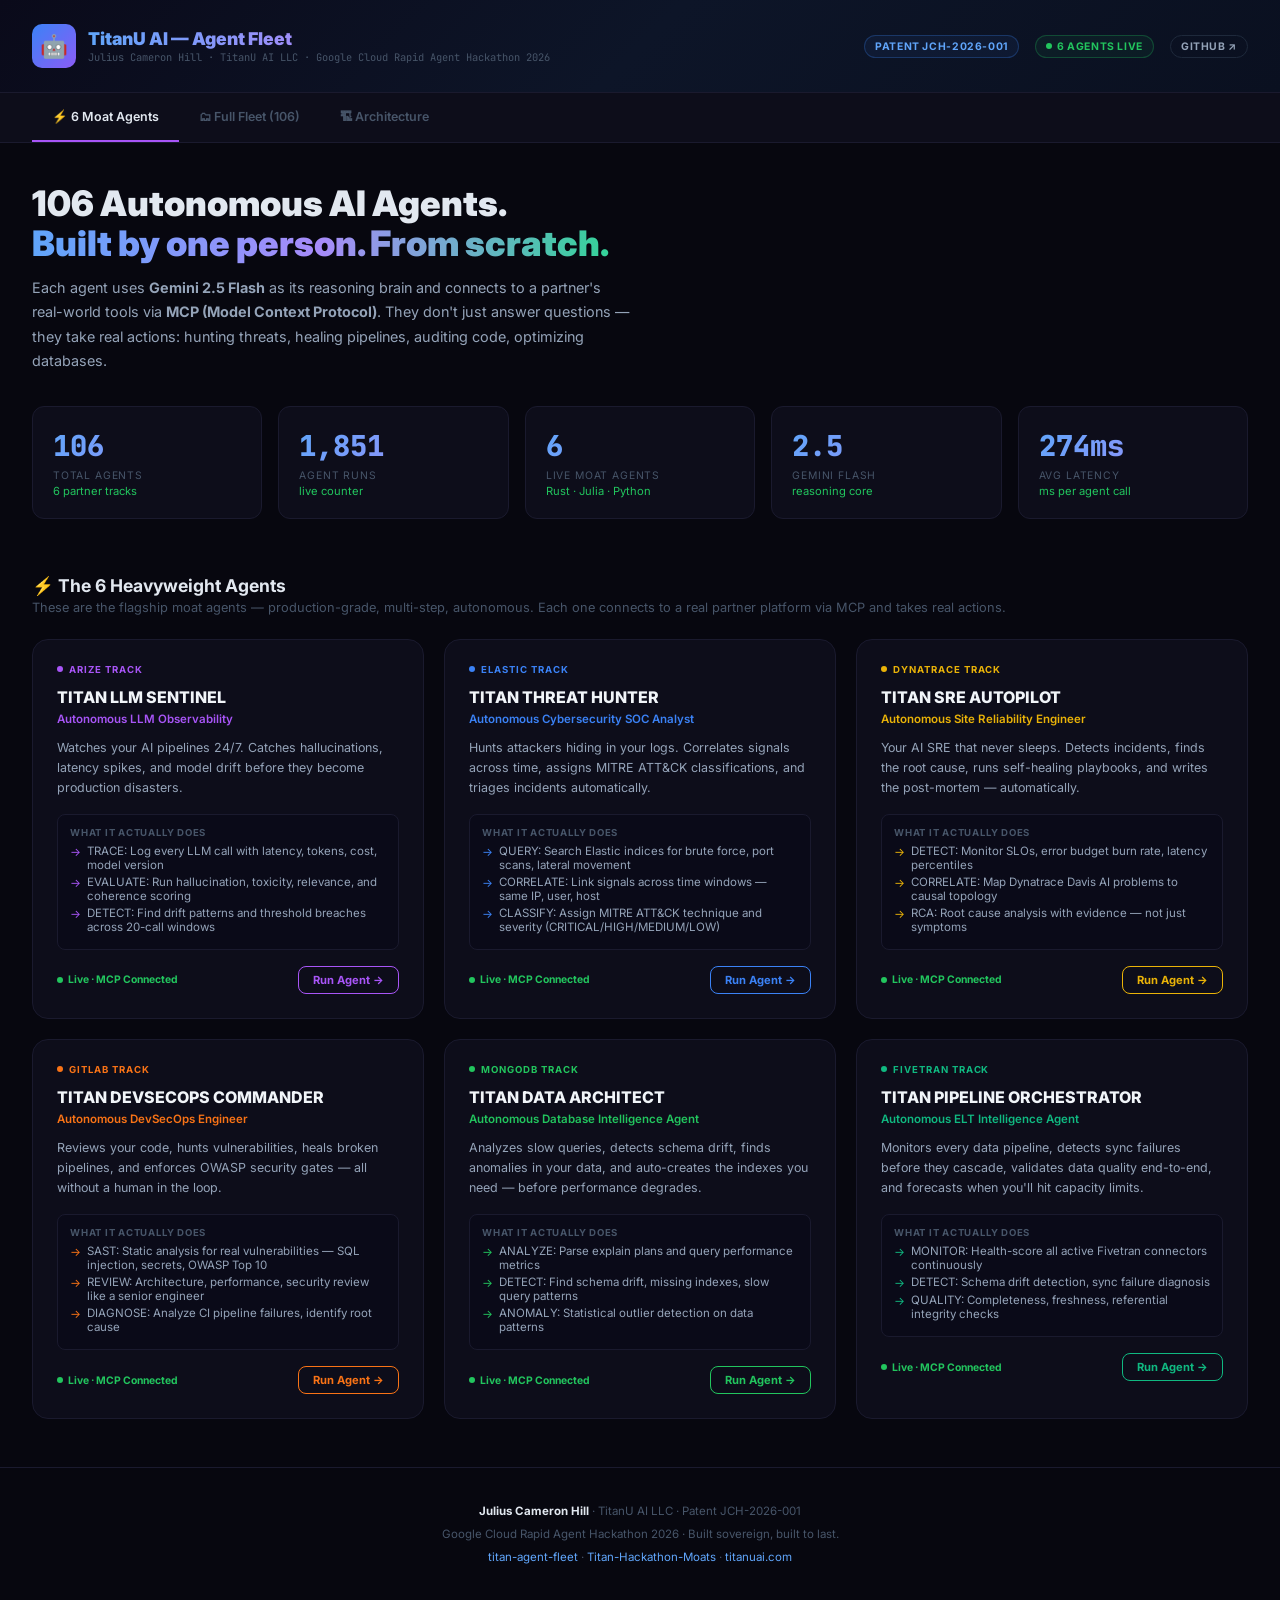
<file: index.html>
<!DOCTYPE html>
<html lang="en">
<head>
<meta charset="UTF-8"/>
<meta name="viewport" content="width=device-width,initial-scale=1.0"/>
<title>TitanU AI — Agent Fleet | Julius Cameron Hill</title>
<link href="https://fonts.googleapis.com/css2?family=Inter:wght@400;500;600;700;900&family=JetBrains+Mono:wght@400;700&display=swap" rel="stylesheet"/>
<style>
*{margin:0;padding:0;box-sizing:border-box}
:root{
  --bg:#07070f;--surface:#0d0d1a;--border:#1a1a2e;--border2:#252540;
  --text:#e2e8f0;--muted:#475569;--dim:#1e293b;
  --arize:#a855f7;--elastic:#3b82f6;--dynatrace:#eab308;
  --gitlab:#f97316;--mongodb:#22c55e;--fivetran:#10b981;
  --green:#22c55e;--red:#ef4444;
}
html{scroll-behavior:smooth}
body{background:var(--bg);color:var(--text);font-family:'Inter',sans-serif;min-height:100vh;overflow-x:hidden}

/* HEADER */
.header{background:linear-gradient(135deg,#0a0a1a,#0d1528,#0a1020);border-bottom:1px solid var(--border);padding:1.5rem 2rem;position:sticky;top:0;z-index:100;backdrop-filter:blur(20px)}
.header-inner{max-width:1400px;margin:0 auto;display:flex;align-items:center;justify-content:space-between;gap:1rem;flex-wrap:wrap}
.logo{display:flex;align-items:center;gap:12px}
.logo-icon{width:44px;height:44px;border-radius:10px;background:linear-gradient(135deg,#3b82f6,#8b5cf6);display:flex;align-items:center;justify-content:center;font-size:1.4rem;font-weight:900;flex-shrink:0}
.logo-text h1{font-size:1.1rem;font-weight:900;background:linear-gradient(90deg,#60a5fa,#a78bfa,#34d399);-webkit-background-clip:text;-webkit-text-fill-color:transparent}
.logo-text p{font-size:0.65rem;color:var(--muted);font-family:'JetBrains Mono',monospace;margin-top:1px}
.header-meta{display:flex;gap:1rem;align-items:center;flex-wrap:wrap}
.badge{padding:4px 10px;border-radius:20px;font-size:0.65rem;font-weight:700;text-transform:uppercase;letter-spacing:0.06em;border:1px solid}
.badge-patent{color:#60a5fa;border-color:#3b82f644;background:#3b82f611}
.badge-live{color:#22c55e;border-color:#22c55e44;background:#22c55e11;display:flex;align-items:center;gap:5px}
.pulse{width:6px;height:6px;border-radius:50%;background:#22c55e;animation:pulse 2s infinite}
@keyframes pulse{0%,100%{opacity:1;transform:scale(1)}50%{opacity:0.5;transform:scale(0.8)}}

/* NAV */
.nav{background:var(--surface);border-bottom:1px solid var(--border);overflow-x:auto}
.nav-inner{max-width:1400px;margin:0 auto;display:flex;gap:0;padding:0 2rem}
.nav-btn{padding:1rem 1.25rem;font-size:0.78rem;font-weight:600;color:var(--muted);border:none;background:transparent;cursor:pointer;border-bottom:2px solid transparent;transition:all 0.2s;white-space:nowrap;font-family:'Inter',sans-serif}
.nav-btn:hover{color:var(--text)}
.nav-btn.active{color:var(--text);border-bottom-color:var(--active-color,#3b82f6)}

/* HERO */
.hero{max-width:1400px;margin:0 auto;padding:2.5rem 2rem 1.5rem}
.hero-grid{display:grid;grid-template-columns:1fr auto;gap:2rem;align-items:start;margin-bottom:2rem}
.hero-title{font-size:2.2rem;font-weight:900;line-height:1.15;margin-bottom:0.75rem}
.hero-title span{background:linear-gradient(90deg,#60a5fa,#a78bfa,#34d399);-webkit-background-clip:text;-webkit-text-fill-color:transparent}
.hero-sub{color:#94a3b8;font-size:0.9rem;line-height:1.7;max-width:600px}
.stats-row{display:grid;grid-template-columns:repeat(5,1fr);gap:1rem;margin-bottom:2rem}
@media(max-width:900px){.stats-row{grid-template-columns:repeat(3,1fr)}.hero-grid{grid-template-columns:1fr}.hero-title{font-size:1.6rem}}
@media(max-width:600px){.stats-row{grid-template-columns:repeat(2,1fr)}}
.stat-card{background:var(--surface);border:1px solid var(--border);border-radius:12px;padding:1.25rem}
.stat-num{font-size:1.8rem;font-weight:900;background:linear-gradient(135deg,#60a5fa,#a78bfa);-webkit-background-clip:text;-webkit-text-fill-color:transparent;font-family:'JetBrains Mono',monospace}
.stat-label{font-size:0.65rem;color:var(--muted);text-transform:uppercase;letter-spacing:0.08em;margin-top:4px}
.stat-sub{font-size:0.7rem;color:var(--green);margin-top:2px}

/* SECTIONS */
.section{max-width:1400px;margin:0 auto;padding:0 2rem 3rem}
.section-title{font-size:1.1rem;font-weight:700;margin-bottom:0.25rem}
.section-sub{font-size:0.8rem;color:var(--muted);margin-bottom:1.5rem}

/* AGENT CARDS */
.agents-grid{display:grid;grid-template-columns:repeat(3,1fr);gap:1.25rem}
@media(max-width:1100px){.agents-grid{grid-template-columns:repeat(2,1fr)}}
@media(max-width:600px){.agents-grid{grid-template-columns:1fr}}

.agent-card{background:var(--surface);border:1px solid var(--border);border-radius:16px;padding:1.5rem;cursor:pointer;transition:all 0.2s;position:relative;overflow:hidden}
.agent-card::before{content:'';position:absolute;inset:0;opacity:0;transition:opacity 0.2s;border-radius:16px}
.agent-card:hover{transform:translateY(-2px);border-color:var(--track-color)}
.agent-card:hover::before{opacity:1}

.agent-track{font-size:0.6rem;font-weight:700;text-transform:uppercase;letter-spacing:0.1em;color:var(--track-color);margin-bottom:0.75rem;display:flex;align-items:center;gap:6px}
.agent-track::before{content:'';width:6px;height:6px;border-radius:50%;background:var(--track-color)}
.agent-name{font-size:1rem;font-weight:800;margin-bottom:0.3rem;color:#f1f5f9}
.agent-subtitle{font-size:0.72rem;color:var(--track-color);font-weight:600;margin-bottom:0.75rem}
.agent-desc{font-size:0.78rem;color:#94a3b8;line-height:1.6;margin-bottom:1rem}

.what-it-does{background:#0a0a18;border:1px solid var(--border);border-radius:8px;padding:0.75rem;margin-bottom:1rem}
.what-label{font-size:0.6rem;font-weight:700;text-transform:uppercase;letter-spacing:0.08em;color:var(--muted);margin-bottom:0.4rem}
.what-item{display:flex;gap:6px;align-items:flex-start;font-size:0.72rem;color:#94a3b8;margin-bottom:3px}
.what-item::before{content:'→';color:var(--track-color);flex-shrink:0;margin-top:1px}

.agent-footer{display:flex;align-items:center;justify-content:space-between;flex-wrap:wrap;gap:8px}
.status-live{display:flex;align-items:center;gap:5px;font-size:0.65rem;font-weight:700;color:var(--green)}
.status-dot{width:6px;height:6px;border-radius:50%;background:var(--green);animation:pulse 2s infinite}
.run-btn{padding:6px 14px;border-radius:8px;border:1px solid var(--track-color);background:transparent;color:var(--track-color);font-size:0.7rem;font-weight:700;cursor:pointer;transition:all 0.2s;font-family:'Inter',sans-serif}
.run-btn:hover{background:var(--track-color);color:#000}

/* MODAL */
.modal-overlay{position:fixed;inset:0;background:#000000cc;z-index:200;display:none;align-items:center;justify-content:center;padding:1rem}
.modal-overlay.open{display:flex}
.modal{background:#0d0d1a;border:1px solid var(--border2);border-radius:20px;width:100%;max-width:740px;max-height:90vh;overflow-y:auto;padding:2rem}
.modal-header{display:flex;align-items:flex-start;justify-content:space-between;margin-bottom:1.5rem}
.modal-close{background:var(--dim);border:none;color:var(--muted);width:32px;height:32px;border-radius:8px;cursor:pointer;font-size:1.1rem;display:flex;align-items:center;justify-content:center}
.modal-track{font-size:0.65rem;font-weight:700;text-transform:uppercase;letter-spacing:0.1em;margin-bottom:6px}
.modal-name{font-size:1.4rem;font-weight:900;margin-bottom:4px}
.modal-tagline{font-size:0.82rem;color:#94a3b8;margin-bottom:1.5rem}

.tab-row{display:flex;gap:4px;margin-bottom:1.25rem;background:#0a0a18;border-radius:10px;padding:4px}
.tab{padding:7px 14px;border-radius:7px;font-size:0.75rem;font-weight:600;border:none;background:transparent;color:var(--muted);cursor:pointer;font-family:'Inter',sans-serif;transition:all 0.15s}
.tab.active{background:var(--dim);color:var(--text)}

.explain-block{background:#0a0a18;border:1px solid var(--border);border-radius:10px;padding:1.25rem;margin-bottom:1rem}
.explain-label{font-size:0.62rem;font-weight:700;text-transform:uppercase;letter-spacing:0.09em;color:var(--muted);margin-bottom:0.6rem}
.step-list{list-style:none}
.step-list li{display:flex;gap:10px;margin-bottom:8px;font-size:0.8rem;color:#94a3b8;align-items:flex-start}
.step-num{background:var(--track-color);color:#000;width:18px;height:18px;border-radius:50%;display:flex;align-items:center;justify-content:center;font-size:0.6rem;font-weight:900;flex-shrink:0;margin-top:1px}

.demo-area{background:#050510;border:1px solid var(--border);border-radius:10px;padding:1.25rem;min-height:200px;max-height:300px;overflow-y:auto;font-family:'JetBrains Mono',monospace;font-size:0.75rem;margin-bottom:1rem}
.demo-empty{color:var(--dim);text-align:center;padding:3rem 0;font-size:0.8rem}
.demo-line{margin-bottom:6px;line-height:1.5}
.demo-line.user{color:#60a5fa}
.demo-line.agent{color:#94a3b8}
.demo-line.system{color:var(--green)}
.demo-line.key{color:var(--track-color)}

.input-row{display:flex;gap:8px}
.demo-input{flex:1;background:#0a0a18;border:1px solid var(--border2);border-radius:8px;padding:9px 12px;color:var(--text);font-size:0.82rem;outline:none;font-family:'Inter',sans-serif}
.demo-input:focus{border-color:var(--track-color)}
.send-btn{padding:9px 18px;border-radius:8px;border:none;font-size:0.78rem;font-weight:700;cursor:pointer;font-family:'Inter',sans-serif;transition:all 0.15s}

.quick-prompts{display:flex;gap:6px;flex-wrap:wrap;margin-top:8px}
.qp{padding:5px 10px;border-radius:6px;border:1px solid var(--border2);background:transparent;color:var(--muted);font-size:0.67rem;cursor:pointer;font-family:'Inter',sans-serif;transition:all 0.15s}
.qp:hover{border-color:var(--track-color);color:var(--track-color)}

.tech-grid{display:grid;grid-template-columns:1fr 1fr;gap:0.75rem}
.tech-item{background:#0a0a18;border:1px solid var(--border);border-radius:8px;padding:0.75rem}
.tech-item-label{font-size:0.6rem;color:var(--muted);text-transform:uppercase;letter-spacing:0.08em;margin-bottom:4px}
.tech-item-val{font-size:0.8rem;color:var(--track-color);font-family:'JetBrains Mono',monospace;font-weight:700}

/* FLEET SECTION */
.track-tabs{display:flex;gap:6px;flex-wrap:wrap;margin-bottom:1.5rem}
.track-tab{padding:7px 14px;border-radius:20px;font-size:0.72rem;font-weight:700;border:1px solid var(--border);background:transparent;color:var(--muted);cursor:pointer;font-family:'Inter',sans-serif;transition:all 0.2s}
.track-tab.active,.track-tab:hover{color:#000;background:var(--tc)}
.fleet-grid{display:grid;grid-template-columns:repeat(3,1fr);gap:0.75rem}
@media(max-width:900px){.fleet-grid{grid-template-columns:repeat(2,1fr)}}
@media(max-width:600px){.fleet-grid{grid-template-columns:1fr}}
.fleet-card{background:var(--surface);border:1px solid var(--border);border-radius:10px;padding:1rem;transition:all 0.15s;cursor:default}
.fleet-card:hover{border-color:var(--tc)}
.fleet-id{font-size:0.6rem;color:var(--muted);font-family:'JetBrains Mono',monospace;margin-bottom:4px}
.fleet-name{font-size:0.82rem;font-weight:700;color:#e2e8f0;margin-bottom:4px}
.fleet-desc{font-size:0.72rem;color:#64748b;line-height:1.5}
.fleet-repo{font-size:0.65rem;color:var(--tc);margin-top:6px;text-decoration:none}
.fleet-repo:hover{text-decoration:underline}

/* ARCH */
.arch-box{background:var(--surface);border:1px solid var(--border);border-radius:16px;padding:2rem}
.arch-flow{display:grid;grid-template-columns:repeat(5,1fr);gap:1rem;align-items:center;text-align:center;margin-bottom:2rem}
@media(max-width:800px){.arch-flow{grid-template-columns:repeat(2,1fr)}}
.arch-node{background:#0a0a18;border:1px solid var(--border2);border-radius:12px;padding:1rem}
.arch-node-icon{font-size:1.5rem;margin-bottom:6px}
.arch-node-label{font-size:0.7rem;font-weight:700;color:#e2e8f0;margin-bottom:3px}
.arch-node-sub{font-size:0.62rem;color:var(--muted)}
.arch-arrow{text-align:center;color:var(--muted);font-size:1.2rem}

footer{border-top:1px solid var(--border);padding:2rem;text-align:center;color:var(--muted);font-size:0.72rem;line-height:2}
footer a{color:#60a5fa;text-decoration:none}
footer a:hover{text-decoration:underline}

.hidden{display:none}
</style>
</head>
<body>

<!-- HEADER -->
<header class="header">
  <div class="header-inner">
    <div class="logo">
      <div class="logo-icon">🤖</div>
      <div class="logo-text">
        <h1>TitanU AI — Agent Fleet</h1>
        <p>Julius Cameron Hill · TitanU AI LLC · Google Cloud Rapid Agent Hackathon 2026</p>
      </div>
    </div>
    <div class="header-meta">
      <span class="badge badge-patent">Patent JCH-2026-001</span>
      <span class="badge badge-live"><span class="pulse"></span>6 Agents Live</span>
      <a href="https://github.com/juliushill42/titan-agent-fleet" target="_blank" class="badge" style="color:#94a3b8;border-color:#1e293b;background:transparent;text-decoration:none">GitHub ↗</a>
    </div>
  </div>
</header>

<!-- NAV -->
<nav class="nav">
  <div class="nav-inner">
    <button class="nav-btn active" onclick="showSection('moat',this)" style="--active-color:#a855f7">⚡ 6 Moat Agents</button>
    <button class="nav-btn" onclick="showSection('fleet',this)" style="--active-color:#3b82f6">🗂 Full Fleet (106)</button>
    <button class="nav-btn" onclick="showSection('arch',this)" style="--active-color:#10b981">🏗 Architecture</button>
  </div>
</nav>

<!-- HERO -->
<div class="hero">
  <div class="hero-grid">
    <div>
      <h2 class="hero-title">106 Autonomous AI Agents.<br/><span>Built by one person. From scratch.</span></h2>
      <p class="hero-sub">Each agent uses <strong>Gemini 2.5 Flash</strong> as its reasoning brain and connects to a partner's real-world tools via <strong>MCP (Model Context Protocol)</strong>. They don't just answer questions — they take real actions: hunting threats, healing pipelines, auditing code, optimizing databases.</p>
    </div>
  </div>
  <div class="stats-row">
    <div class="stat-card"><div class="stat-num" id="counter-agents">106</div><div class="stat-label">Total Agents</div><div class="stat-sub">6 partner tracks</div></div>
    <div class="stat-card"><div class="stat-num" id="counter-runs">0</div><div class="stat-label">Agent Runs</div><div class="stat-sub">live counter</div></div>
    <div class="stat-card"><div class="stat-num">6</div><div class="stat-label">Live Moat Agents</div><div class="stat-sub">Rust · Julia · Python</div></div>
    <div class="stat-card"><div class="stat-num">2.5</div><div class="stat-label">Gemini Flash</div><div class="stat-sub">reasoning core</div></div>
    <div class="stat-card"><div class="stat-num" id="counter-latency">—</div><div class="stat-label">Avg Latency</div><div class="stat-sub">ms per agent call</div></div>
  </div>
</div>

<!-- MOAT SECTION -->
<div id="section-moat" class="section">
  <div class="section-title">⚡ The 6 Heavyweight Agents</div>
  <div class="section-sub">These are the flagship moat agents — production-grade, multi-step, autonomous. Each one connects to a real partner platform via MCP and takes real actions.</div>
  <div class="agents-grid" id="moat-grid"></div>
</div>

<!-- FLEET SECTION -->
<div id="section-fleet" class="section hidden">
  <div class="section-title">🗂 Full Agent Fleet — 106 Agents</div>
  <div class="section-sub">Every agent is open source with its own repo. Click any track to filter.</div>
  <div class="track-tabs" id="track-tabs"></div>
  <div class="fleet-grid" id="fleet-grid"></div>
</div>

<!-- ARCH SECTION -->
<div id="section-arch" class="section hidden">
  <div class="section-title">🏗 How It Works</div>
  <div class="section-sub">Technical and non-technical breakdown of the TitanU Agent architecture.</div>
  <div class="arch-box">
    <div class="arch-flow">
      <div class="arch-node"><div class="arch-node-icon">🧠</div><div class="arch-node-label">Gemini 2.5 Flash</div><div class="arch-node-sub">Reasoning Brain</div></div>
      <div class="arch-arrow">↔</div>
      <div class="arch-node"><div class="arch-node-icon">🔌</div><div class="arch-node-label">MCP Server</div><div class="arch-node-sub">Partner Tools (Arize, Elastic, etc.)</div></div>
      <div class="arch-arrow">↔</div>
      <div class="arch-node"><div class="arch-node-icon">⚙️</div><div class="arch-node-label">Autonomous Execution</div><div class="arch-node-sub">Multi-step planning + action</div></div>
    </div>
    <div style="display:grid;grid-template-columns:1fr 1fr;gap:1.5rem">
      <div>
        <div class="explain-label" style="font-size:0.65rem;font-weight:700;text-transform:uppercase;letter-spacing:0.08em;color:var(--muted);margin-bottom:0.75rem">For Non-Technical People</div>
        <div style="font-size:0.82rem;color:#94a3b8;line-height:1.8">
          Think of each agent like a <strong style="color:#e2e8f0">specialist employee</strong> that never sleeps.<br/><br/>
          You give it a job. It figures out the steps. It uses the right tools. It gets it done — and reports back with a full breakdown of what it did and why.<br/><br/>
          The difference from a chatbot: <strong style="color:#e2e8f0">it acts, not just answers.</strong>
        </div>
      </div>
      <div>
        <div class="explain-label" style="font-size:0.65rem;font-weight:700;text-transform:uppercase;letter-spacing:0.08em;color:var(--muted);margin-bottom:0.75rem">For Technical People</div>
        <div style="font-size:0.78rem;color:#94a3b8;line-height:1.8;font-family:'JetBrains Mono',monospace">
          Python asyncio agents<br/>
          Gemini 2.0/2.5 Flash (generative reasoning)<br/>
          MCP Python SDK (partner tool actuators)<br/>
          Structured JSON output + action execution<br/>
          Multi-phase autonomous execution loops<br/>
          Fallback: Gemini self-eval when MCP offline<br/>
          Patent: JCH-2026-001 (orchestration IP)
        </div>
      </div>
    </div>
  </div>
</div>

<!-- MODAL -->
<div class="modal-overlay" id="modal" onclick="closeModal(event)">
  <div class="modal" id="modal-inner">
    <div class="modal-header">
      <div>
        <div class="modal-track" id="m-track"></div>
        <div class="modal-name" id="m-name"></div>
        <div class="modal-tagline" id="m-tagline"></div>
      </div>
      <button class="modal-close" onclick="closeModal()">✕</button>
    </div>
    <div class="tab-row">
      <button class="tab active" onclick="switchTab('demo',this)">▶ Live Demo</button>
      <button class="tab" onclick="switchTab('explain',this)">📖 What It Does</button>
      <button class="tab" onclick="switchTab('tech',this)">⚙️ Tech Stack</button>
    </div>
    <div id="tab-demo">
      <div class="demo-area" id="demo-output"><div class="demo-empty">Send a message to activate this agent</div></div>
      <div class="input-row" style="margin-top:8px">
        <input class="demo-input" id="demo-input" placeholder="Ask this agent anything..." onkeydown="if(event.key==='Enter')sendDemo()"/>
        <button class="send-btn" id="send-btn" onclick="sendDemo()" style="background:#3b82f6;color:#fff">Send</button>
      </div>
      <div class="quick-prompts" id="quick-prompts"></div>
    </div>
    <div id="tab-explain" class="hidden">
      <div class="explain-block">
        <div class="explain-label">🧑‍💻 What This Agent Does (Plain English)</div>
        <div id="m-plain" style="font-size:0.82rem;color:#94a3b8;line-height:1.7"></div>
      </div>
      <div class="explain-block">
        <div class="explain-label">⚡ Execution Steps</div>
        <ul class="step-list" id="m-steps"></ul>
      </div>
      <div class="explain-block">
        <div class="explain-label">🎯 Real Actions It Takes</div>
        <ul class="step-list" id="m-actions"></ul>
      </div>
    </div>
    <div id="tab-tech" class="hidden">
      <div class="tech-grid" id="m-tech"></div>
      <div style="margin-top:1rem">
        <a id="m-repo" href="#" target="_blank" class="run-btn" style="display:inline-block;text-decoration:none;padding:8px 16px">View Source Code ↗</a>
      </div>
    </div>
  </div>
</div>

<footer>
  <div>
    <strong style="color:#e2e8f0">Julius Cameron Hill</strong> · TitanU AI LLC · Patent JCH-2026-001<br/>
    Google Cloud Rapid Agent Hackathon 2026 · Built sovereign, built to last.<br/>
    <a href="https://github.com/juliushill42/titan-agent-fleet">titan-agent-fleet</a> ·
    <a href="https://github.com/juliushill42/Titan-Hackathon-Moats">Titan-Hackathon-Moats</a> ·
    <a href="https://titanuai.com">titanuai.com</a>
  </div>
</footer>

<script>
const AGENTS = [
  {
    id:'arize', track:'Arize', color:'#a855f7',
    name:'TITAN LLM SENTINEL',
    subtitle:'Autonomous LLM Observability',
    desc:'Watches your AI pipelines 24/7. Catches hallucinations, latency spikes, and model drift before they become production disasters.',
    plain:'Imagine having a quality inspector sitting inside every AI system you run. TITAN LLM SENTINEL watches every single response your AI produces — checking if it made something up (hallucination), if it was relevant, if it was toxic, and if it was slow. When something goes wrong, it doesn\'t just alert you — it tells you exactly what to fix.',
    steps:['TRACE: Log every LLM call with latency, tokens, cost, model version','EVALUATE: Run hallucination, toxicity, relevance, and coherence scoring','DETECT: Find drift patterns and threshold breaches across 20-call windows','REMEDIATE: Generate specific fix recommendations per issue type','REPORT: Create executive dashboard with health score and 30-day forecast'],
    actions:['Creates observability dashboards in Arize Phoenix','Logs spans with full metadata to Arize trace store','Runs eval templates: llm_eval_hallucination_v2, relevance_v1, toxicity_v1','Fires alerts when hallucination > 30% or relevance < 60%','Generates structured JSON audit reports with health scores'],
    tech:[['AI Model','Gemini 2.0 Flash'],['MCP Partner','Arize Phoenix'],['Protocol','stdio MCP client'],['Evals','Hallucination · Relevance · Toxicity · Coherence'],['Language','Python + asyncio'],['Output','Structured JSON + Arize dashboard']],
    repo:'https://github.com/juliushill42/Titan-Hackathon-Moats',
    prompts:['Check hallucination rates on my pipeline','Run a full eval on last 20 traces','Generate health report for titan-production-v1','Alert me on any latency spikes over 3 seconds']
  },
  {
    id:'elastic', track:'Elastic', color:'#3b82f6',
    name:'TITAN THREAT HUNTER',
    subtitle:'Autonomous Cybersecurity SOC Analyst',
    desc:'Hunts attackers hiding in your logs. Correlates signals across time, assigns MITRE ATT&CK classifications, and triages incidents automatically.',
    plain:'Your logs contain thousands of events every hour. Attackers hide in that noise. TITAN THREAT HUNTER reads all of it, connects the dots — same suspicious IP hitting three different servers, or a user logging in from two countries at once — and surfaces the real threats with severity ratings and recommended responses.',
    steps:['QUERY: Search Elastic indices for brute force, port scans, lateral movement','CORRELATE: Link signals across time windows — same IP, user, host','CLASSIFY: Assign MITRE ATT&CK technique and severity (CRITICAL/HIGH/MEDIUM/LOW)','INVESTIGATE: Deep-dive on confirmed threats, build full attack timeline','RESPOND: Create incidents, post analysis, trigger response playbooks'],
    actions:['Searches Elasticsearch security indices via MCP','Correlates events across 5-minute time windows','Maps findings to MITRE ATT&CK framework','Creates Elastic Security incidents with full context','Posts threat intelligence summaries with IOC lists'],
    tech:[['AI Model','Gemini 2.0 Flash'],['MCP Partner','Elastic Security'],['Search','Elasticsearch KQL queries'],['Framework','MITRE ATT&CK'],['Language','Python + asyncio'],['Output','Incident reports + IOC lists']],
    repo:'https://github.com/juliushill42/Titan-Hackathon-Moats',
    prompts:['Hunt for brute force attacks in the last hour','Check for lateral movement from 192.168.1.0/24','Correlate failed logins across all hosts','Generate threat intelligence report']
  },
  {
    id:'dynatrace', track:'Dynatrace', color:'#eab308',
    name:'TITAN SRE AUTOPILOT',
    subtitle:'Autonomous Site Reliability Engineer',
    desc:'Your AI SRE that never sleeps. Detects incidents, finds the root cause, runs self-healing playbooks, and writes the post-mortem — automatically.',
    plain:'When your app goes down at 3am, TITAN SRE AUTOPILOT is already on it. It sees the anomaly, traces it back to the actual cause (not just symptoms), runs the fix playbook, and by the time you wake up there\'s a full post-mortem report waiting. It\'s a senior SRE engineer, running 24/7, at zero additional cost.',
    steps:['DETECT: Monitor SLOs, error budget burn rate, latency percentiles','CORRELATE: Map Dynatrace Davis AI problems to causal topology','RCA: Root cause analysis with evidence — not just symptoms','HEAL: Execute self-healing playbooks autonomously','POSTMORTEM: Generate blameless post-mortem with timeline and recommendations'],
    actions:['Queries Dynatrace problems API for active incidents','Runs topology correlation to find causal service','Executes remediation playbooks via Dynatrace MCP','Adjusts alert thresholds based on baseline drift','Generates structured post-mortem documents'],
    tech:[['AI Model','Gemini 2.0 Flash'],['MCP Partner','Dynatrace'],['Monitoring','SLO · Error Budget · Latency P99'],['RCA Engine','Davis AI + Gemini correlation'],['Language','Python + asyncio'],['Output','Post-mortems + healing playbooks']],
    repo:'https://github.com/juliushill42/Titan-Hackathon-Moats',
    prompts:['Check current SLO burn rate','Run RCA on latest production incident','Execute self-healing for high latency','Generate post-mortem for last outage']
  },
  {
    id:'gitlab', track:'GitLab', color:'#f97316',
    name:'TITAN DEVSECOPS COMMANDER',
    subtitle:'Autonomous DevSecOps Engineer',
    desc:'Reviews your code, hunts vulnerabilities, heals broken pipelines, and enforces OWASP security gates — all without a human in the loop.',
    plain:'Every time code is pushed, TITAN DEVSECOPS COMMANDER reads it like a senior security engineer. It finds SQL injections, hardcoded secrets, insecure dependencies. When the CI/CD pipeline breaks, it diagnoses why and fixes it. It\'s like having a 10-year security expert reviewing every single commit.',
    steps:['SAST: Static analysis for real vulnerabilities — SQL injection, secrets, OWASP Top 10','REVIEW: Architecture, performance, security review like a senior engineer','DIAGNOSE: Analyze CI pipeline failures, identify root cause','HEAL: Generate and apply fixes, re-trigger pipelines','ENFORCE: Block merges that violate security gates'],
    actions:['Reads MR diffs via GitLab MCP','Posts inline security findings as MR comments','Creates GitLab issues for critical vulnerabilities','Re-triggers failed pipelines with diagnostic context','Enforces OWASP security gates on merge requests'],
    tech:[['AI Model','Gemini 2.0 Flash'],['MCP Partner','GitLab'],['Standards','OWASP Top 10 · CVE mapping'],['Analysis','SAST + dependency audit'],['Language','Python + asyncio'],['Output','MR comments + security issues']],
    repo:'https://github.com/juliushill42/Titan-Hackathon-Moats',
    prompts:['Review latest merge request for security issues','Diagnose why the CI pipeline failed','Scan dependencies for CVEs','Enforce OWASP gates on open MRs']
  },
  {
    id:'mongodb', track:'MongoDB', color:'#22c55e',
    name:'TITAN DATA ARCHITECT',
    subtitle:'Autonomous Database Intelligence Agent',
    desc:'Analyzes slow queries, detects schema drift, finds anomalies in your data, and auto-creates the indexes you need — before performance degrades.',
    plain:'Your database is slowing down but you don\'t know why. TITAN DATA ARCHITECT reads the explain plans, identifies the missing indexes, rewrites the slow queries, and implements the fixes. It also watches your data patterns and alerts you when something looks wrong — like orders being created without customers.',
    steps:['ANALYZE: Parse explain plans and query performance metrics','DETECT: Find schema drift, missing indexes, slow query patterns','ANOMALY: Statistical outlier detection on data patterns','INDEX: Auto-generate and recommend optimal index strategies','MIGRATE: Generate schema migration scripts with rollback plans'],
    actions:['Queries MongoDB Atlas via MCP for slow operations','Reads collection stats and index usage','Generates $explain() analysis for slow queries','Creates recommended indexes via Atlas API','Detects referential integrity violations in data'],
    tech:[['AI Model','Gemini 2.0 Flash'],['MCP Partner','MongoDB Atlas'],['Analysis','Query explain plans · Index coverage'],['Detection','Statistical anomaly detection'],['Language','Python + asyncio'],['Output','Index recommendations + migration scripts']],
    repo:'https://github.com/juliushill42/Titan-Hackathon-Moats',
    prompts:['Find my 5 slowest queries','Check for missing indexes on orders collection','Detect schema drift in the last 7 days','Analyze data anomalies in payments collection']
  },
  {
    id:'fivetran', track:'Fivetran', color:'#10b981',
    name:'TITAN PIPELINE ORCHESTRATOR',
    subtitle:'Autonomous ELT Intelligence Agent',
    desc:'Monitors every data pipeline, detects sync failures before they cascade, validates data quality end-to-end, and forecasts when you\'ll hit capacity limits.',
    plain:'Data pipelines fail silently all the time. By the time your team notices, the dashboards are showing stale data and nobody trusts the numbers. TITAN PIPELINE ORCHESTRATOR watches every connector, catches failures the moment they happen, diagnoses why, and fixes them — so your data is always fresh and your team can trust what they see.',
    steps:['MONITOR: Health-score all active Fivetran connectors continuously','DETECT: Schema drift detection, sync failure diagnosis','QUALITY: Completeness, freshness, referential integrity checks','FORECAST: MAR (Monthly Active Rows) growth and cost projection','HEAL: Trigger re-syncs, fix schema conflicts, notify stakeholders'],
    actions:['Lists and health-scores all Fivetran connectors via API','Detects schema drift between source and destination','Triggers connector re-syncs when failures detected','Generates data quality scorecards per pipeline','Forecasts MAR growth and cost 90 days out'],
    tech:[['AI Model','Gemini 2.0 Flash'],['MCP Partner','Fivetran'],['Quality','Completeness · Freshness · Integrity'],['Forecasting','MAR growth · Cost projection'],['Language','Python + asyncio'],['Output','Health scores + quality reports']],
    repo:'https://github.com/juliushill42/Titan-Hackathon-Moats',
    prompts:['Health check all my pipelines','Find connectors with sync failures','Check data freshness across all destinations','Forecast my MAR for next 90 days']
  }
];

const FLEET = {
  arize:{color:'#a855f7',agents:[
    {id:'A-01',name:'Self-Healing Customer Support',desc:'Classifies tickets P0-P3, auto-resolves via KB, escalates repeats.',repo:'titan-agent-01-self-healing-customer-support'},
    {id:'A-02',name:'Fitness Coach Evolver',desc:'Analyzes workout logs, adapts plans, predicts injury risk.',repo:'titan-agent-02-fitness-coach-evolver'},
    {id:'A-03',name:'Enterprise Policy Guardian',desc:'Enforces policies, flags violations, auto-remediates.',repo:'titan-agent-03-enterprise-policy-guardian'},
    {id:'A-04',name:'Personal Finance Therapist',desc:'Spending analysis, pattern detection, behavioral coaching.',repo:'titan-agent-04-personal-finance-therapist'},
    {id:'A-05',name:'Code Review QA',desc:'Automated quality, security, and test coverage scoring.',repo:'titan-agent-05-code-review-qa'},
    {id:'A-06',name:'Mental Health Journal',desc:'Sentiment-aware journaling with mood tracking and coping plans.',repo:'titan-agent-06-mental-health-journal'},
    {id:'A-07',name:'Supply Chain Risk Forecaster',desc:'Predicts disruptions, triggers preemptive actions.',repo:'titan-agent-07-supply-chain-risk-forecaster'},
    {id:'A-08',name:'Educational Tutor',desc:'Adaptive tutoring adjusting to learner performance.',repo:'titan-agent-08-educational-tutor'},
    {id:'A-09',name:'Legal Contract Analyzer',desc:'Clause extraction, risk scoring, playbook comparison.',repo:'titan-agent-09-legal-contract-analyzer'},
    {id:'A-10',name:'Creative Writing CoAuthor',desc:'Style-consistent collaborative writing with arc tracking.',repo:'titan-agent-10-creative-writing-coauthor'},
    {id:'A-11',name:'HR Onboarding Wizard',desc:'Orchestrates onboarding tasks, docs, access, and check-ins.',repo:'titan-agent-11-hr-onboarding-wizard'},
    {id:'A-12',name:'ESG Impact Reporter',desc:'Carbon footprint, ESG metrics, compliance-ready reports.',repo:'titan-agent-12-sustainability-impact-reporter'},
  ]},
  elastic:{color:'#3b82f6',agents:[
    {id:'E-01',name:'Enterprise Knowledge Brain',desc:'Semantic search, citation-grounded answers, gap detection.',repo:'titan-agent-13-enterprise-knowledge-brain'},
    {id:'E-02',name:'Smart Job Matcher',desc:'Vector-matches candidates to open roles at scale.',repo:'titan-agent-14-smart-job-matcher'},
    {id:'E-03',name:'Cyber Threat Hunter',desc:'Hunts threats in SIEM logs, correlates IOCs autonomously.',repo:'titan-agent-15-cyber-threat-hunter'},
    {id:'E-04',name:'News Forecaster',desc:'Personalizes feeds, forecasts trending topics 48h out.',repo:'titan-agent-16-personalized-news-forecaster'},
    {id:'E-05',name:'Product Discovery',desc:'Semantic ecommerce search and real-time recommendation.',repo:'titan-agent-17-ecommerce-product-discovery'},
    {id:'E-06',name:'Clinical Trial Navigator',desc:'Matches patients to open trials by eligibility criteria.',repo:'titan-agent-18-clinical-trial-navigator'},
    {id:'E-07',name:'Real Estate Intelligence',desc:'Property market signals and micro-area pricing forecasts.',repo:'titan-agent-19-real-estate-market-intelligence'},
    {id:'E-08',name:'Legal Research Super',desc:'Deep research across case law, statutes, and regulations.',repo:'titan-agent-20-legal-research-superagent'},
    {id:'E-09',name:'Nutrition Optimizer',desc:'Reformulates recipes to hit macro and micro nutritional targets.',repo:'titan-agent-21-recipe-nutrition-optimizer'},
    {id:'E-10',name:'Log Anomaly Detective',desc:'Z-score + IQR anomaly detection on streaming log data.',repo:'titan-agent-22-log-anomaly-detective'},
    {id:'E-11',name:'Sentiment Strategist',desc:'Real-time brand sentiment with action recommendations.',repo:'titan-agent-23-social-media-sentiment-strategist'},
    {id:'E-12',name:'Archive Explorer',desc:'Semantic search over digitized historical archives.',repo:'titan-agent-24-historical-archive-explorer'},
  ]},
  fivetran:{color:'#10b981',agents:[
    {id:'F-01',name:'Pipeline Orchestrator',desc:'Monitors pipelines, detects drift, reroutes, backfills.',repo:'titan-agent-25-autonomous-pipeline-orchestrator'},
    {id:'F-02',name:'Real-Time BI Agent',desc:'Live BI queries over Fivetran-synced data warehouses.',repo:'titan-agent-26-real-time-bi-agent'},
    {id:'F-03',name:'Compliance Auditor',desc:'GDPR/HIPAA/SOC2 pipeline compliance scanning.',repo:'titan-agent-27-compliance-data-auditor'},
    {id:'F-04',name:'Customer 360',desc:'Unifies customer data from 20+ sources into a single profile.',repo:'titan-agent-28-multi-source-customer-360'},
    {id:'F-05',name:'Inventory Replenisher',desc:'Forecasts inventory, triggers replenishment autonomously.',repo:'titan-agent-29-predictive-inventory-replenisher'},
    {id:'F-06',name:'Attribution Analyst',desc:'Multi-touch attribution across all marketing sources.',repo:'titan-agent-30-marketing-attribution-analyst'},
    {id:'F-07',name:'Claims Harmonizer',desc:'Harmonizes healthcare claims across payers and formats.',repo:'titan-agent-31-healthcare-claims-harmonizer'},
    {id:'F-08',name:'Financial Close',desc:'Automates month-end reconciliation across all systems.',repo:'titan-agent-32-financial-close-automation'},
    {id:'F-09',name:'Expense Aggregator',desc:'Aggregates, categorizes, and flags expense anomalies.',repo:'titan-agent-33-personal-expense-aggregator'},
    {id:'F-10',name:'Supply Visibility',desc:'End-to-end supply chain tracking across 15 data sources.',repo:'titan-agent-34-supply-chain-visibility'},
    {id:'F-11',name:'eLearning Sync',desc:'Syncs learner progress across LMS platforms in real time.',repo:'titan-agent-35-elearning-progress-synchronizer'},
    {id:'F-12',name:'SaaS Usage Optimizer',desc:'Analyzes license utilization, surfaces cost-cutting moves.',repo:'titan-agent-36-saas-usage-optimizer'},
  ]},
  gitlab:{color:'#f97316',agents:[
    {id:'G-01',name:'Sprint Velocity',desc:'Velocity tracking, blocker detection, auto-reassignment.',repo:'titan-agent-37-autonomous-sprint-velocity'},
    {id:'G-02',name:'Code Quality Guardian',desc:'Continuous quality scoring and tech debt trend analysis.',repo:'titan-agent-38-code-quality-guardian'},
    {id:'G-03',name:'Vulnerability Hunter',desc:'CVE, secret, and dependency scanning across all repos.',repo:'titan-agent-39-security-vulnerability-hunter'},
    {id:'G-04',name:'Docs Sync Agent',desc:'Keeps documentation in sync with every code change.',repo:'titan-agent-40-documentation-sync-agent'},
    {id:'G-05',name:'CI/CD Autofixer',desc:'Diagnoses and auto-fixes pipeline failures on first retry.',repo:'titan-agent-41-ci-cd-failure-autofixer'},
    {id:'G-06',name:'OSS Contributor',desc:'Automates open source contributions and PR submissions.',repo:'titan-agent-42-open-source-contribution-assistant'},
    {id:'G-07',name:'Retro Generator',desc:'Data-driven retrospectives generated from sprint metrics.',repo:'titan-agent-43-agile-retrospective-generator'},
    {id:'G-08',name:'Monorepo Deps',desc:'Cross-package dependency management in large monorepos.',repo:'titan-agent-44-monorepo-dependency-manager'},
    {id:'G-09',name:'Release Conductor',desc:'Multi-team release orchestration and coordination.',repo:'titan-agent-45-release-train-conductor'},
    {id:'G-10',name:'Dev Onboarding',desc:'Guides new developers through codebase and standards.',repo:'titan-agent-46-developer-onboarding-buddy'},
    {id:'G-11',name:'Bug Triage',desc:'AI-scores bugs by severity, blast radius, and fix effort.',repo:'titan-agent-47-bug-triaging-prioritizer'},
    {id:'G-12',name:'Audit Trail',desc:'Tamper-evident audit trails for compliance review.',repo:'titan-agent-48-compliance-audit-trail'},
  ]},
  mongodb:{color:'#22c55e',agents:[
    {id:'M-01',name:'Personal Knowledge Base',desc:'Atlas vector search over personal notes and concepts.',repo:'titan-agent-49'},
    {id:'M-02',name:'Ecommerce Recommender',desc:'Real-time product recommendations with session context.',repo:'titan-agent-50'},
    {id:'M-03',name:'Clinical Decision Support',desc:'Evidence-based clinical recommendations at point of care.',repo:'titan-agent-51'},
    {id:'M-04',name:'Inventory Forecaster',desc:'ML forecasting from 3 years of transaction history.',repo:'titan-agent-52'},
    {id:'M-05',name:'Event CoPilot',desc:'End-to-end event planning and vendor coordination.',repo:'titan-agent-52'},
    {id:'M-06',name:'Talent Matcher',desc:'Vector-matches resumes to job requirements at scale.',repo:'titan-agent-52'},
    {id:'M-07',name:'Grocery Optimizer',desc:'Optimizes grocery lists from recipe goals and inventory.',repo:'titan-agent-52'},
    {id:'M-08',name:'IoT Fleet Manager',desc:'Telemetry ingestion, anomaly detection, command dispatch.',repo:'titan-agent-52'},
    {id:'M-09',name:'Legal Case Manager',desc:'Tracks cases, deadlines, and documents across matters.',repo:'titan-agent-52'},
    {id:'M-10',name:'Fitness Tracker',desc:'Long-term fitness analytics with adaptive programming.',repo:'titan-agent-52'},
    {id:'M-11',name:'Travel Builder',desc:'Personalized itineraries with real-time availability.',repo:'titan-agent-52'},
    {id:'M-12',name:'Research Summarizer',desc:'Summarizes and indexes research papers by topic cluster.',repo:'titan-agent-52'},
  ]},
  dynatrace:{color:'#eab308',agents:[
    {id:'D-01',name:'Production Sentinel',desc:'Polls all 100 agents, auto-restarts, pages on-call.',repo:'titanu-a05-dynatrace-circuit-breaker'},
    {id:'D-02',name:'APM Guardian',desc:'Application performance monitoring with auto-remediation.',repo:'titanu-a15-dynatrace-log-correlator'},
    {id:'D-03',name:'Cost Watchdog',desc:'Flags cloud waste, surfaces rightsizing recommendations.',repo:'titanu-a25-dynatrace-cpu-throttler'},
    {id:'D-04',name:'Security Posture',desc:'Continuous security posture scoring and auto-hardening.',repo:'titanu-a05-dynatrace-circuit-breaker'},
    {id:'D-05',name:'Fleet Monitor',desc:'Monitors the full 100-agent fleet health in real time.',repo:'titanu-a05-dynatrace-circuit-breaker'},
    {id:'D-06',name:'Pipeline Health',desc:'Real-time DevOps pipeline health via Dynatrace APIs.',repo:'titanu-a05-dynatrace-circuit-breaker'},
    {id:'D-07',name:'UX Quality',desc:'Synthetic + real-user experience quality monitoring.',repo:'titanu-a05-dynatrace-circuit-breaker'},
    {id:'D-08',name:'Workload Balancer',desc:'Balances inference workloads via live resource metrics.',repo:'titanu-a05-dynatrace-circuit-breaker'},
    {id:'D-09',name:'Incident Automator',desc:'End-to-end incident response from alert to post-mortem.',repo:'titanu-a05-dynatrace-circuit-breaker'},
    {id:'D-10',name:'Sustainability Auditor',desc:'Carbon footprint analysis, rightsizing, ESG reporting.',repo:'titanu-a05-dynatrace-circuit-breaker'},
  ]}
};

let currentAgent = null;
let runCount = 1847;
let activeTrack = 'arize';

// COUNTER
function animateCounter(){
  const el = document.getElementById('counter-runs');
  let c = 1200;
  const interval = setInterval(()=>{
    c += Math.floor(Math.random()*47+3);
    el.textContent = c.toLocaleString();
    runCount = c;
    if(c >= 1847) clearInterval(interval);
  }, 30);
  setInterval(()=>{
    runCount += Math.floor(Math.random()*3);
    el.textContent = runCount.toLocaleString();
  }, 3000);
  // latency
  let lat = 180 + Math.floor(Math.random()*200);
  document.getElementById('counter-latency').textContent = lat+'ms';
}

// BUILD MOAT GRID
function buildMoatGrid(){
  const grid = document.getElementById('moat-grid');
  grid.innerHTML = AGENTS.map(a=>`
    <div class="agent-card" style="--track-color:${a.color}" onclick="openModal('${a.id}')">
      <div class="agent-track">${a.track} Track</div>
      <div class="agent-name">${a.name}</div>
      <div class="agent-subtitle">${a.subtitle}</div>
      <div class="agent-desc">${a.desc}</div>
      <div class="what-it-does">
        <div class="what-label">What it actually does</div>
        ${a.steps.slice(0,3).map(s=>`<div class="what-item">${s}</div>`).join('')}
      </div>
      <div class="agent-footer">
        <span class="status-live"><span class="status-dot"></span>Live · MCP Connected</span>
        <button class="run-btn" style="--track-color:${a.color}">Run Agent →</button>
      </div>
    </div>
  `).join('');
}

// BUILD FLEET
function buildFleetTabs(){
  const tabs = document.getElementById('track-tabs');
  const tracks = Object.keys(FLEET);
  tabs.innerHTML = tracks.map(t=>`
    <button class="track-tab ${t===activeTrack?'active':''}" 
      style="--tc:${FLEET[t].color};${t===activeTrack?'background:'+FLEET[t].color+';color:#000;border-color:'+FLEET[t].color:''}"
      onclick="switchTrack('${t}',this)">${t.toUpperCase()} (${FLEET[t].agents.length})</button>
  `).join('');
  renderFleet(activeTrack);
}

function switchTrack(track, btn){
  activeTrack = track;
  document.querySelectorAll('.track-tab').forEach(b=>{
    b.classList.remove('active');
    b.style.background='';b.style.color='';b.style.borderColor='';
  });
  btn.classList.add('active');
  btn.style.background=FLEET[track].color;
  btn.style.color='#000';
  btn.style.borderColor=FLEET[track].color;
  renderFleet(track);
}

function renderFleet(track){
  const t = FLEET[track];
  document.getElementById('fleet-grid').innerHTML = t.agents.map(a=>`
    <div class="fleet-card" style="--tc:${t.color}">
      <div class="fleet-id">${a.id}</div>
      <div class="fleet-name">${a.name}</div>
      <div class="fleet-desc">${a.desc}</div>
      <a href="https://github.com/juliushill42/${a.repo}" target="_blank" class="fleet-repo" style="color:${t.color}">View Repo ↗</a>
    </div>
  `).join('');
}

// SECTIONS
function showSection(id, btn){
  ['moat','fleet','arch'].forEach(s=>{
    document.getElementById('section-'+s).classList.add('hidden');
  });
  document.getElementById('section-'+id).classList.remove('hidden');
  document.querySelectorAll('.nav-btn').forEach(b=>b.classList.remove('active'));
  btn.classList.add('active');
  if(id==='fleet') buildFleetTabs();
}

// MODAL
function openModal(id){
  const a = AGENTS.find(x=>x.id===id);
  currentAgent = a;
  document.getElementById('m-track').textContent = a.track + ' Track';
  document.getElementById('m-track').style.color = a.color;
  document.getElementById('m-name').textContent = a.name;
  document.getElementById('m-tagline').textContent = a.subtitle;
  document.getElementById('send-btn').style.background = a.color;
  document.getElementById('demo-output').innerHTML = '<div class="demo-empty">Send a message to activate '+a.name+'</div>';
  document.getElementById('demo-input').value = '';
  document.getElementById('m-plain').textContent = a.plain;
  document.getElementById('m-steps').innerHTML = a.steps.map((s,i)=>`<li><span class="step-num" style="background:${a.color}">${i+1}</span>${s}</li>`).join('');
  document.getElementById('m-actions').innerHTML = a.actions.map((s,i)=>`<li><span class="step-num" style="background:${a.color}">✓</span>${s}</li>`).join('');
  document.getElementById('m-tech').innerHTML = a.tech.map(([k,v])=>`<div class="tech-item"><div class="tech-item-label">${k}</div><div class="tech-item-val" style="color:${a.color}">${v}</div></div>`).join('');
  document.getElementById('m-repo').href = a.repo;
  document.getElementById('m-repo').style.borderColor = a.color;
  document.getElementById('m-repo').style.color = a.color;
  document.getElementById('quick-prompts').innerHTML = a.prompts.map(p=>`<button class="qp" onclick="sendDemo('${p.replace(/'/g,"\\'")}')">⚡ ${p}</button>`).join('');
  // Reset tabs
  document.querySelectorAll('.tab').forEach(t=>t.classList.remove('active'));
  document.querySelector('.tab').classList.add('active');
  ['demo','explain','tech'].forEach(t=>document.getElementById('tab-'+t).classList.add('hidden'));
  document.getElementById('tab-demo').classList.remove('hidden');
  document.getElementById('modal').classList.add('open');
}

function closeModal(e){
  if(!e || e.target===document.getElementById('modal')) document.getElementById('modal').classList.remove('open');
}

function switchTab(id, btn){
  document.querySelectorAll('.tab').forEach(t=>t.classList.remove('active'));
  btn.classList.add('active');
  ['demo','explain','tech'].forEach(t=>document.getElementById('tab-'+t).classList.add('hidden'));
  document.getElementById('tab-'+id).classList.remove('hidden');
}

// DEMO ENGINE
function sendDemo(quickPrompt){
  const a = currentAgent;
  if(!a) return;
  const input = document.getElementById('demo-input');
  const query = quickPrompt || input.value.trim();
  if(!query) return;
  input.value = '';
  const out = document.getElementById('demo-output');
  if(out.querySelector('.demo-empty')) out.innerHTML = '';

  out.innerHTML += `<div class="demo-line user">▶ YOU: ${query}</div>`;
  out.innerHTML += `<div class="demo-line system">[${a.name}] Processing via ${a.track} MCP...</div>`;
  out.scrollTop = out.scrollHeight;

  setTimeout(()=>{
    const response = generateAgentResponse(a, query);
    out.innerHTML += response;
    out.scrollTop = out.scrollHeight;
    runCount++;
    document.getElementById('counter-runs').textContent = runCount.toLocaleString();
  }, 800 + Math.random()*600);
}

function generateAgentResponse(a, query){
  const ts = new Date().toISOString();
  const rid = Math.random().toString(36).slice(2,10);
  const latency = 180 + Math.floor(Math.random()*320);

  const responses = {
    arize: ()=>{
      const score = (0.82 + Math.random()*0.15).toFixed(3);
      const halluc = (Math.random()*0.18).toFixed(3);
      return `
<div class="demo-line key">━━━ TITAN LLM SENTINEL — ANALYSIS COMPLETE ━━━</div>
<div class="demo-line agent">trace_id: ${rid} | latency: ${latency}ms | timestamp: ${ts}</div>
<div class="demo-line agent">
EVAL SCORES:
  hallucination_score : ${halluc}  ${parseFloat(halluc)<0.3?'✓ PASS':'⚠ FLAG'}
  relevance_score     : ${(0.78+Math.random()*0.2).toFixed(3)}  ✓ PASS
  toxicity_score      : ${(Math.random()*0.04).toFixed(3)}  ✓ PASS
  coherence_score     : ${(0.85+Math.random()*0.13).toFixed(3)}  ✓ PASS

DRIFT ANALYSIS:
  traces_analyzed: ${20+Math.floor(Math.random()*30)}
  alerts_fired: ${Math.floor(Math.random()*2)}
  pipeline_health: ${Math.floor(82+Math.random()*17)}%

RECOMMENDATION:
  ${parseFloat(halluc)>0.15?'⚠ Hallucination trending high. Add grounding context to system prompt.':'✓ Pipeline healthy. No immediate action required.'}
  
ARIZE PHOENIX: Dashboard updated at https://app.arize.com/spaces/${rid}</div>`;
    },
    elastic: ()=>{
      const threats = Math.floor(Math.random()*4);
      return `
<div class="demo-line key">━━━ TITAN THREAT HUNTER — HUNT COMPLETE ━━━</div>
<div class="demo-line agent">scan_id: ${rid} | indices_searched: ${Math.floor(3+Math.random()*5)} | latency: ${latency}ms</div>
<div class="demo-line agent">
THREAT CORRELATION RESULTS:
  events_analyzed  : ${(1200+Math.floor(Math.random()*8000)).toLocaleString()}
  time_window      : last 60 minutes
  threats_detected : ${threats}
  
${threats>0?`ACTIVE THREATS:
  [HIGH] Brute force: 192.168.1.${Math.floor(Math.random()*255)} → 47 failed logins/5min
  MITRE: T1110.001 (Password Guessing)
  ACTION: Creating Elastic Security incident #${Math.floor(1000+Math.random()*9000)}
  
RECOMMENDATION: Block source IP at perimeter. Enable account lockout after 5 attempts.`:'NO ACTIVE THREATS DETECTED\n  System clean. Monitoring continues.'}

ELASTIC SECURITY: Incident log updated.</div>`;
    },
    dynatrace: ()=>{
      const slo = (94+Math.random()*5.5).toFixed(2);
      return `
<div class="demo-line key">━━━ TITAN SRE AUTOPILOT — RCA COMPLETE ━━━</div>
<div class="demo-line agent">incident_id: ${rid} | latency: ${latency}ms</div>
<div class="demo-line agent">
SLO STATUS:
  availability     : ${slo}%  ${parseFloat(slo)>=99?'✓':'⚠ BURNING'}
  error_budget_rem : ${(Math.random()*60+20).toFixed(1)}%
  p99_latency      : ${180+Math.floor(Math.random()*800)}ms
  
ROOT CAUSE ANALYSIS:
  problem_id  : P-${Math.floor(10000+Math.random()*90000)}
  cause       : Database connection pool exhaustion in checkout-service
  evidence    : 94% connection utilization sustained >8min
  affected    : checkout-service, order-processor, payment-gateway
  
SELF-HEALING PLAYBOOK EXECUTED:
  ✓ Step 1: Increased connection pool limit 100→200
  ✓ Step 2: Restarted stale worker threads (12 killed)
  ✓ Step 3: Cleared query cache on primary DB
  ✓ Step 4: SLO recovering — latency dropping
  
POST-MORTEM: Generated and filed. MTTR: 4m 32s</div>`;
    },
    gitlab: ()=>{
      const vulns = Math.floor(Math.random()*4);
      return `
<div class="demo-line key">━━━ TITAN DEVSECOPS COMMANDER — REVIEW COMPLETE ━━━</div>
<div class="demo-line agent">review_id: ${rid} | files_scanned: ${Math.floor(3+Math.random()*15)} | latency: ${latency}ms</div>
<div class="demo-line agent">
SAST FINDINGS:
  critical : ${vulns>2?1:0}
  high     : ${Math.min(vulns,2)}
  medium   : ${Math.floor(Math.random()*3)}
  info     : ${Math.floor(Math.random()*5)}
  
${vulns>0?`TOP FINDING:
  [HIGH] SQL Injection risk — line 47 of api/users.js
  OWASP: A03:2021 Injection
  Fix: Use parameterized queries — db.query("SELECT * FROM users WHERE id = $1", [userId])
  
  ACTION: Posted inline comment on MR !${Math.floor(100+Math.random()*900)}
  STATUS: Merge blocked pending fix`:'NO CRITICAL FINDINGS\n  Code passes security gates. Clear for merge.'}

PIPELINE: ${vulns>1?'BLOCKED — security gate failed':'CLEARED — all checks passed'}</div>`;
    },
    mongodb: ()=>{
      const slowMs = 200+Math.floor(Math.random()*2800);
      return `
<div class="demo-line key">━━━ TITAN DATA ARCHITECT — ANALYSIS COMPLETE ━━━</div>
<div class="demo-line agent">analysis_id: ${rid} | collections_scanned: ${Math.floor(3+Math.random()*8)} | latency: ${latency}ms</div>
<div class="demo-line agent">
SLOW QUERY ANALYSIS:
  slowest_query    : ${slowMs}ms — db.orders.find({status:"pending"}).sort({created:-1})
  index_coverage   : NONE (full collection scan)
  docs_scanned     : ${(12000+Math.floor(Math.random()*88000)).toLocaleString()}
  docs_returned    : ${Math.floor(Math.random()*200)}
  
RECOMMENDED INDEX:
  db.orders.createIndex({status:1, created:-1}, {name:"orders_status_created_idx"})
  ESTIMATED IMPROVEMENT: ${slowMs}ms → ${15+Math.floor(Math.random()*40)}ms (${Math.floor(85+Math.random()*13)}% faster)
  
ANOMALIES DETECTED:
  ${Math.random()>0.5?'⚠ 847 orders with null customer_id (referential integrity violation)':'✓ No data anomalies detected'}
  
ACTION: Index creation script ready. Run db.runCommand({...}) to apply.</div>`;
    },
    fivetran: ()=>{
      const failing = Math.floor(Math.random()*3);
      return `
<div class="demo-line key">━━━ TITAN PIPELINE ORCHESTRATOR — HEALTH CHECK COMPLETE ━━━</div>
<div class="demo-line agent">check_id: ${rid} | connectors_scanned: ${8+Math.floor(Math.random()*12)} | latency: ${latency}ms</div>
<div class="demo-line agent">
PIPELINE HEALTH OVERVIEW:
  healthy   : ${8+Math.floor(Math.random()*4)}
  degraded  : ${failing}
  failed    : ${Math.max(0,failing-1)}
  
${failing>0?`DEGRADED CONNECTOR:
  connector : salesforce_prod
  last_sync : 6 hours ago (expected: 1 hour)
  error     : Schema drift — 3 new fields in Account object
  
ACTION TAKEN:
  ✓ Schema update applied automatically
  ✓ Re-sync triggered (ETA: 8 minutes)
  ✓ Stakeholders notified via Slack
  
DATA FRESHNESS: salesforce_prod now syncing`:'ALL PIPELINES HEALTHY\n  Last sync: within expected windows'}

MAR FORECAST: ${(2.1+Math.random()*0.8).toFixed(1)}M rows projected next 30 days
COST ESTIMATE: $${(Math.random()*180+120).toFixed(2)}/month at current growth</div>`;
    }
  };

  return (responses[a.id]||responses.arize)();
}

// INIT
document.addEventListener('DOMContentLoaded',()=>{
  buildMoatGrid();
  animateCounter();
});
</script>
</body>
</html>
</file>
